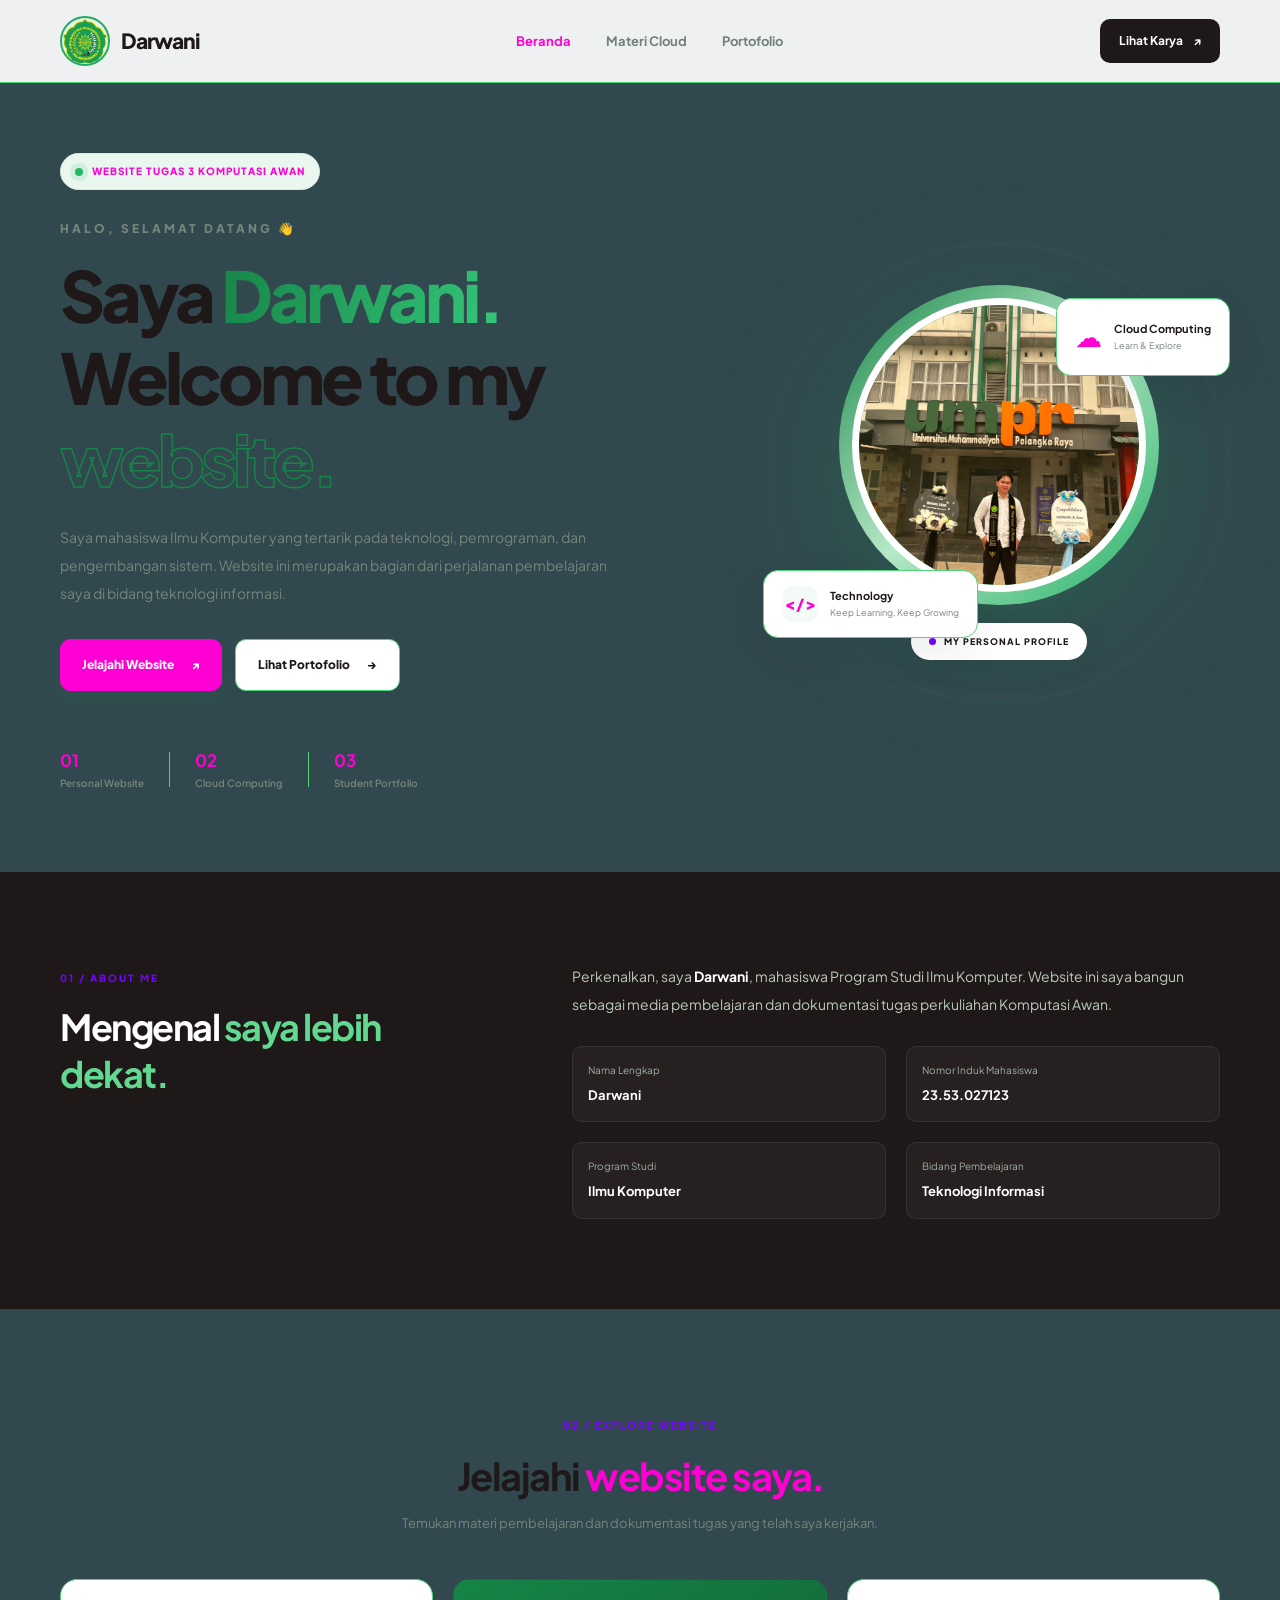
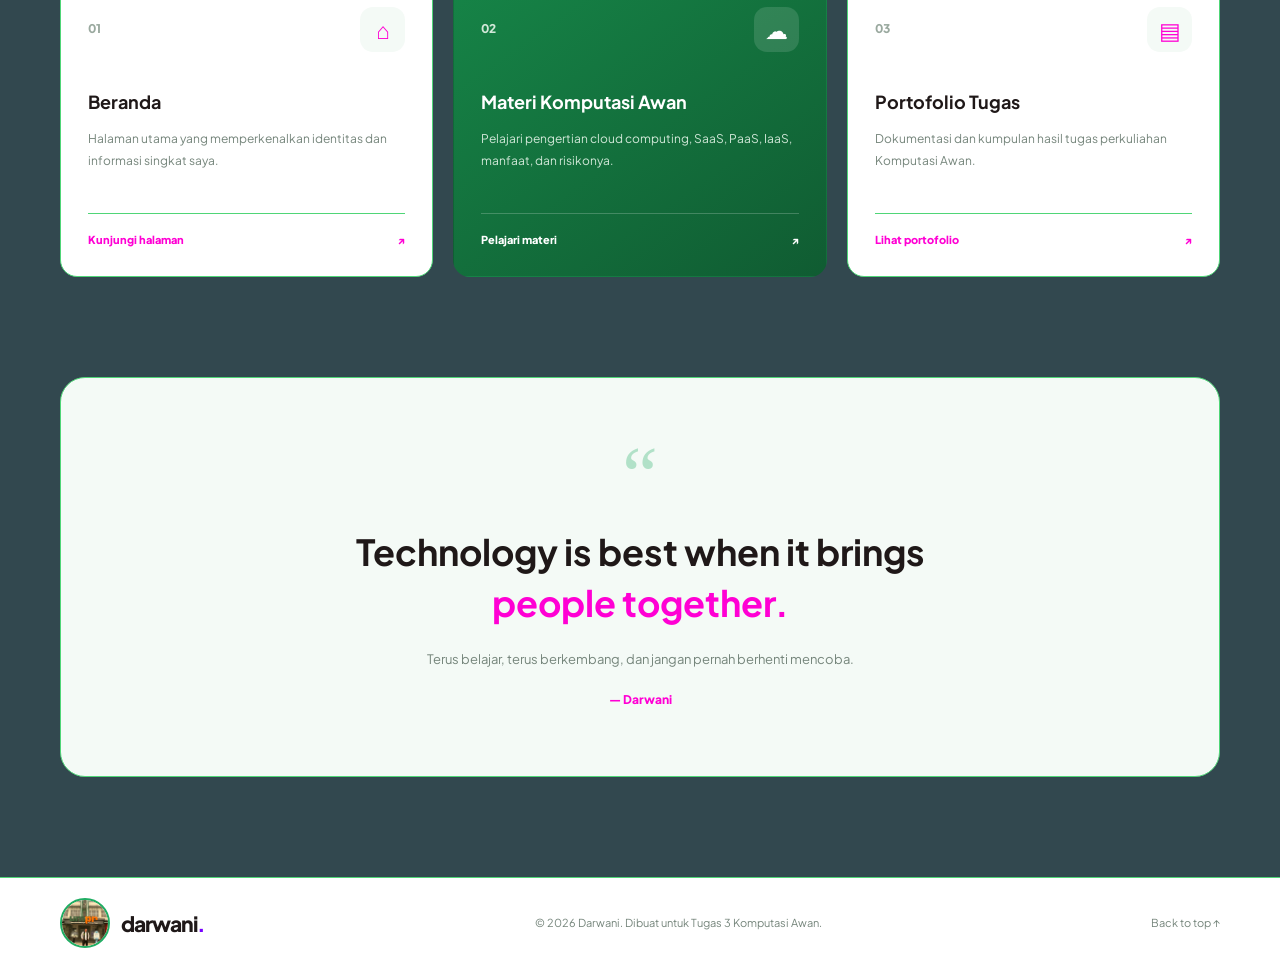
<file: index.html>
<!DOCTYPE html>
<html lang="id">
<head>
    <meta charset="UTF-8">
    <meta name="viewport" content="width=device-width, initial-scale=1.0">

    <meta name="description" content="Website pribadi Darwani - Mahasiswa Ilmu Komputer">

    <title>Darwani | Personal Portfolio</title>

    <link rel="preconnect" href="https://fonts.googleapis.com">
    <link rel="preconnect" href="https://fonts.gstatic.com" crossorigin>

    <link href="https://fonts.googleapis.com/css2?family=DM+Sans:wght@400;500;600;700;800&family=Plus+Jakarta+Sans:wght@400;500;600;700;800&display=swap" rel="stylesheet">

    <link rel="stylesheet" href="assets/css/style.css">

    <script defer src="assets/js/main.js"></script>
</head>

<body>

    <!-- NAVBAR -->
    <header class="site-header">
        <nav class="nav container">

            <a href="index.html" class="brand">
                <img src="assets/images/Logo.png"
                     alt="Foto Darwani"
                     class="brand-photo">
                <span>Darwani<span class="dot"></span></span>
            </a>

            <button class="menu-toggle" aria-label="Buka menu" aria-expanded="false">
                ☰
            </button>

            <div class="nav-links">
                <a href="index.html" class="active">Beranda</a>
                <a href="materi.html">Materi Cloud</a>
                <a href="portofolio.html">Portofolio</a>
            </div>

            <a href="portofolio.html" class="nav-button">
                Lihat Karya <span>↗</span>
            </a>

        </nav>
    </header>


    <!-- HERO SECTION -->
    <main>

        <section class="hero container">

            <div class="hero-content">

                <div class="availability">
                    <span class="pulse"></span>
                    WEBSITE TUGAS 3 KOMPUTASI AWAN
                </div>

                <p class="hero-greeting">HALO, SELAMAT DATANG 👋</p>

                <h1>
                    Saya <span class="gradient-text">Darwani.</span>
                    <br>
                    Welcome to my
                    <span class="outline-text">website.</span>
                </h1>

                <p class="hero-description">
                    Saya mahasiswa Ilmu Komputer yang tertarik pada
                    teknologi, pemrograman, dan pengembangan sistem.
                    Website ini merupakan bagian dari perjalanan
                    pembelajaran saya di bidang teknologi informasi.
                </p>

                <div class="hero-buttons">

                    <a href="materi.html" class="button primary">
                        Jelajahi Website
                        <span>↗</span>
                    </a>

                    <a href="portofolio.html" class="button secondary">
                        Lihat Portofolio
                        <span>→</span>
                    </a>

                </div>

                <div class="hero-info">

                    <div class="info-item">
                        <strong>01</strong>
                        <span>Personal Website</span>
                    </div>

                    <div class="info-divider"></div>

                    <div class="info-item">
                        <strong>02</strong>
                        <span>Cloud Computing</span>
                    </div>

                    <div class="info-divider"></div>

                    <div class="info-item">
                        <strong>03</strong>
                        <span>Student Portfolio</span>
                    </div>

                </div>

            </div>


            <!-- PROFILE -->
            <div class="hero-visual">

                <div class="visual-glow"></div>

                <div class="floating-card top-card">
                    <span class="floating-icon">☁</span>
                    <div>
                        <strong>Cloud Computing</strong>
                        <small>Learn & Explore</small>
                    </div>
                </div>

                <div class="profile-wrapper">

                    <div class="profile-ring">

                        <img
                            src="assets/images/Foto.jpg"
                            alt="Foto profil Darwani"
                            class="profile-photo"
                        >

                    </div>

                    <div class="profile-label">
                        <span class="profile-label-dot"></span>
                        MY PERSONAL PROFILE
                    </div>

                </div>

                <div class="floating-card bottom-card">
                    <div class="code-icon">&lt;/&gt;</div>
                    <div>
                        <strong>Technology</strong>
                        <small>Keep Learning, Keep Growing</small>
                    </div>
                </div>

                <div class="decor decor-one"></div>
                <div class="decor decor-two"></div>

            </div>

        </section>


        <!-- PROFILE INFORMATION -->
        <section class="identity-section">

            <div class="container identity-grid">

                <div class="identity-heading">
                    <span class="section-tag">01 / ABOUT ME</span>
                    <h2>Mengenal <span>saya lebih dekat.</span></h2>
                </div>

                <div class="identity-content">

                    <p>
                        Perkenalkan, saya <strong>Darwani</strong>,
                        mahasiswa Program Studi Ilmu Komputer.
                        Website ini saya bangun sebagai media
                        pembelajaran dan dokumentasi tugas
                        perkuliahan Komputasi Awan.
                    </p>

                    <div class="identity-details">

                        <div>
                            <span>Nama Lengkap</span>
                            <strong>Darwani</strong>
                        </div>

                        <div>
                            <span>Nomor Induk Mahasiswa</span>
                            <strong>23.53.027123</strong>
                        </div>

                        <div>
                            <span>Program Studi</span>
                            <strong>Ilmu Komputer</strong>
                        </div>

                        <div>
                            <span>Bidang Pembelajaran</span>
                            <strong>Teknologi Informasi</strong>
                        </div>

                    </div>

                </div>

            </div>

        </section>


        <!-- FEATURES -->
        <section class="features-section container">

            <div class="section-heading">

                <span class="section-tag">02 / EXPLORE WEBSITE</span>

                <h2>Jelajahi <span>website saya.</span></h2>

                <p>
                    Temukan materi pembelajaran dan dokumentasi
                    tugas yang telah saya kerjakan.
                </p>

            </div>


            <div class="feature-grid">

                <a href="index.html" class="feature-card">

                    <div class="feature-top">
                        <span class="feature-number">01</span>
                        <span class="feature-icon">⌂</span>
                    </div>

                    <h3>Beranda</h3>

                    <p>
                        Halaman utama yang memperkenalkan
                        identitas dan informasi singkat saya.
                    </p>

                    <span class="feature-link">
                        Kunjungi halaman <span>↗</span>
                    </span>

                </a>


                <a href="materi.html" class="feature-card featured">

                    <div class="feature-top">
                        <span class="feature-number">02</span>
                        <span class="feature-icon">☁</span>
                    </div>

                    <h3>Materi Komputasi Awan</h3>

                    <p>
                        Pelajari pengertian cloud computing,
                        SaaS, PaaS, IaaS, manfaat, dan risikonya.
                    </p>

                    <span class="feature-link">
                        Pelajari materi <span>↗</span>
                    </span>

                </a>


                <a href="portofolio.html" class="feature-card">

                    <div class="feature-top">
                        <span class="feature-number">03</span>
                        <span class="feature-icon">▤</span>
                    </div>

                    <h3>Portofolio Tugas</h3>

                    <p>
                        Dokumentasi dan kumpulan hasil
                        tugas perkuliahan Komputasi Awan.
                    </p>

                    <span class="feature-link">
                        Lihat portofolio <span>↗</span>
                    </span>

                </a>

            </div>

        </section>


        <!-- QUOTE -->
        <section class="quote-section container">

            <div class="quote-box">

                <div class="quote-symbol">“</div>

                <h2>
                    Technology is best when it brings
                    <span>people together.</span>
                </h2>

                <p>
                    Terus belajar, terus berkembang,
                    dan jangan pernah berhenti mencoba.
                </p>

                <span class="quote-author">— Darwani</span>

            </div>

        </section>

    </main>


    <!-- FOOTER -->
    <footer class="footer">

        <div class="container footer-inner">

            <a href="index.html" class="brand">
                <img src="assets/images/Foto.jpg"
                     alt="Foto Darwani"
                     class="brand-photo">
                <span>darwani<span class="dot">.</span></span>
            </a>

            <p>
                © <span data-year></span> Darwani.
                Dibuat untuk Tugas 3 Komputasi Awan.
            </p>

            <a href="#" class="back-top">Back to top ↑</a>

        </div>

    </footer>

</body>
</html>
</file>
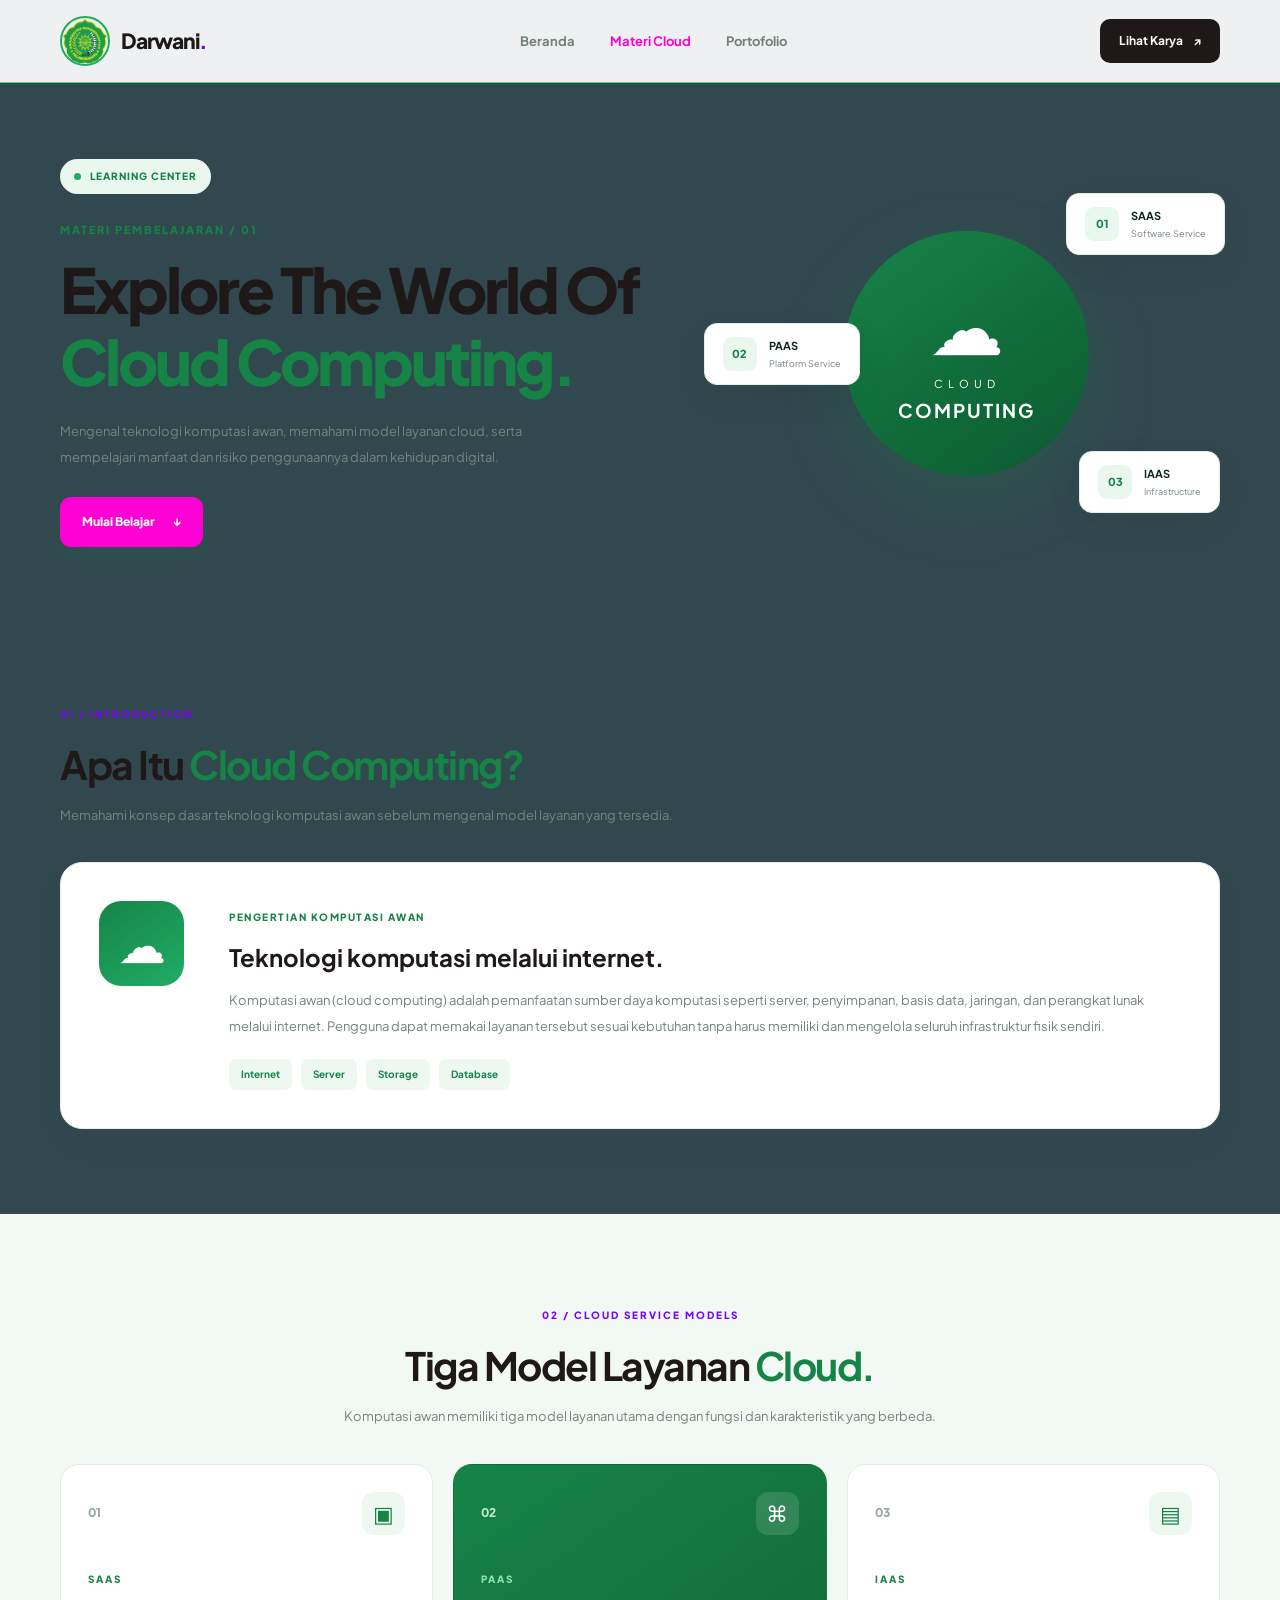
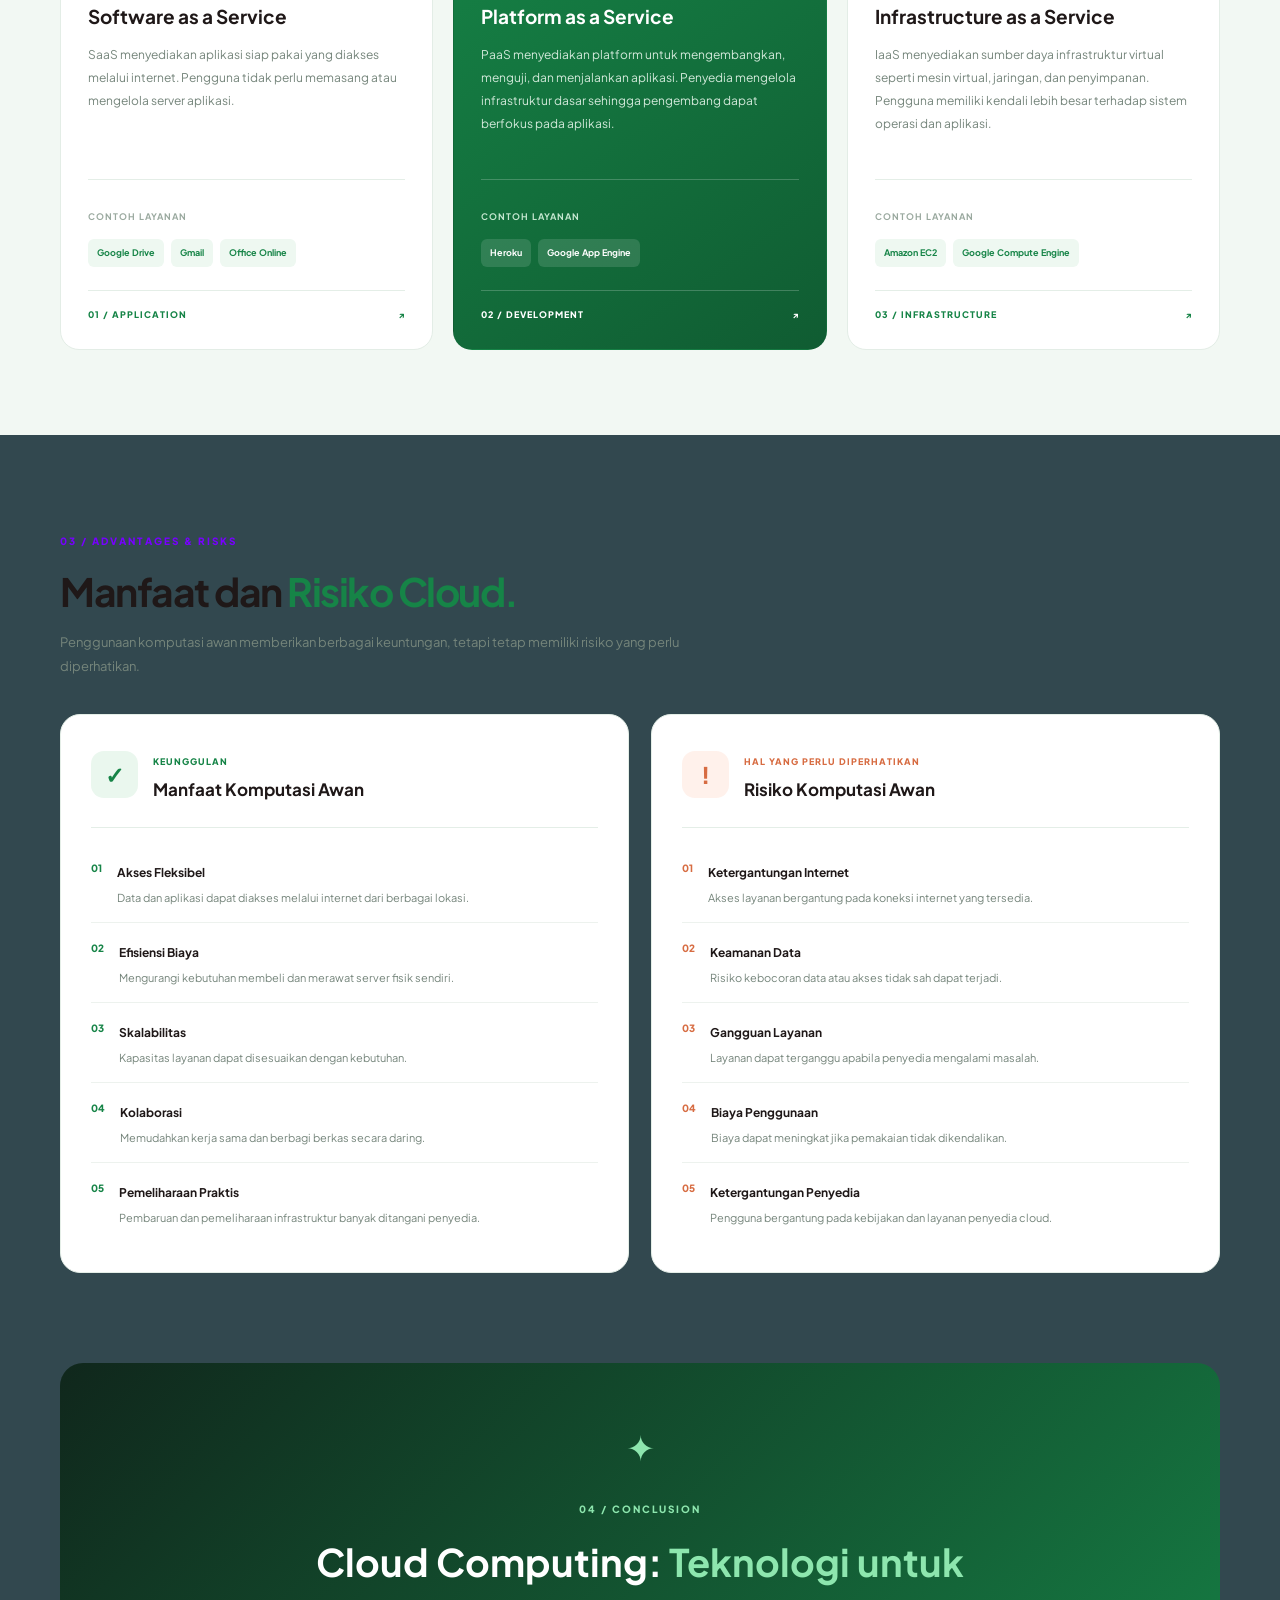
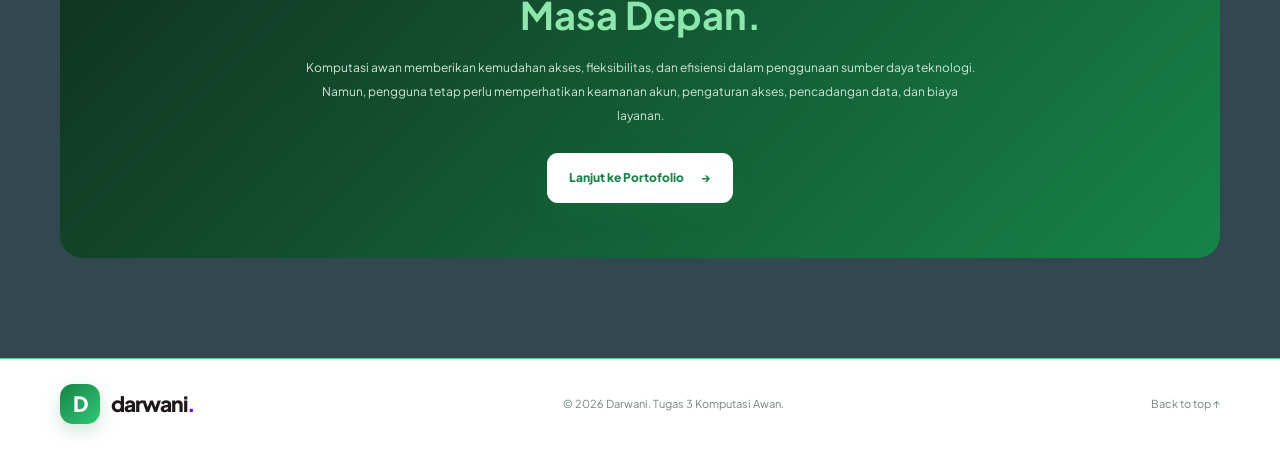
<file: materi.html>
<!DOCTYPE html>
<html lang="id">
<head>
    <meta charset="UTF-8">
    <meta name="viewport" content="width=device-width, initial-scale=1.0">

    <meta name="description" content="Materi pembelajaran Komputasi Awan Darwani">

    <title>Materi Komputasi Awan | Darwani</title>

    <link rel="preconnect" href="https://fonts.googleapis.com">
    <link rel="preconnect" href="https://fonts.gstatic.com" crossorigin>

    <link href="https://fonts.googleapis.com/css2?family=Plus+Jakarta+Sans:wght@400;500;600;700;800&display=swap" rel="stylesheet">

    <link rel="stylesheet" href="assets/css/style.css">
    <script defer src="assets/js/main.js"></script>
</head>

<body>

    <!-- NAVBAR -->
    <header class="site-header">
        <nav class="nav container">

             <a href="index.html" class="brand">
                <img src="assets/images/Logo.png"
                     alt="Foto Darwani"
                     class="brand-photo">
                <span>Darwani<span class="dot">.</span></span>
            </a>

            <button class="menu-toggle" aria-label="Buka menu" aria-expanded="false">
                ☰
            </button>

            <div class="nav-links">
                <a href="index.html">Beranda</a>
                <a href="materi.html" class="active">Materi Cloud</a>
                <a href="portofolio.html">Portofolio</a>
            </div>

            <a href="portofolio.html" class="nav-button">
                Lihat Karya <span>↗</span>
            </a>

        </nav>
    </header>


    <main>

        <!-- HERO MATERI -->
        <section class="materi-hero container">

            <div class="materi-hero-content">

                <span class="materi-badge">
                    <span></span> LEARNING CENTER
                </span>

                <p class="materi-kicker">MATERI PEMBELAJARAN / 01</p>

                <h1>
                    Explore The World
                    Of <span>Cloud Computing.</span>
                </h1>

                <p>
                    Mengenal teknologi komputasi awan, memahami
                    model layanan cloud, serta mempelajari manfaat
                    dan risiko penggunaannya dalam kehidupan digital.
                </p>

                <a href="#pengertian" class="button primary">
                    Mulai Belajar <span>↓</span>
                </a>

            </div>

            <div class="materi-hero-visual">

                <div class="cloud-circle">
                    <div class="cloud-icon">☁</div>
                    <span>CLOUD</span>
                    <strong>COMPUTING</strong>
                </div>

                <div class="cloud-floating cloud-one">
                    <span>01</span>
                    <div>
                        <strong>SAAS</strong>
                        <small>Software Service</small>
                    </div>
                </div>

                <div class="cloud-floating cloud-two">
                    <span>02</span>
                    <div>
                        <strong>PAAS</strong>
                        <small>Platform Service</small>
                    </div>
                </div>

                <div class="cloud-floating cloud-three">
                    <span>03</span>
                    <div>
                        <strong>IAAS</strong>
                        <small>Infrastructure</small>
                    </div>
                </div>

            </div>

        </section>


        <!-- PENGERTIAN -->
        <section class="materi-section container" id="pengertian">

            <div class="materi-section-heading">
                <span class="section-tag">01 / INTRODUCTION</span>
                <h2>Apa Itu <span>Cloud Computing?</span></h2>
                <p>
                    Memahami konsep dasar teknologi komputasi awan
                    sebelum mengenal model layanan yang tersedia.
                </p>
            </div>

            <div class="definition-card">

                <div class="definition-icon">☁</div>

                <div class="definition-content">

                    <span class="definition-label">PENGERTIAN KOMPUTASI AWAN</span>

                    <h3>Teknologi komputasi melalui internet.</h3>

                    <p>
                        Komputasi awan (cloud computing) adalah pemanfaatan
                        sumber daya komputasi seperti server, penyimpanan,
                        basis data, jaringan, dan perangkat lunak melalui
                        internet. Pengguna dapat memakai layanan tersebut
                        sesuai kebutuhan tanpa harus memiliki dan mengelola
                        seluruh infrastruktur fisik sendiri.
                    </p>

                    <div class="definition-tags">
                        <span>Internet</span>
                        <span>Server</span>
                        <span>Storage</span>
                        <span>Database</span>
                    </div>

                </div>

            </div>

        </section>


        <!-- MODEL LAYANAN -->
        <section class="model-section">

            <div class="container">

                <div class="materi-section-heading center">

                    <span class="section-tag">02 / CLOUD SERVICE MODELS</span>

                    <h2>Tiga Model Layanan <span>Cloud.</span></h2>

                    <p>
                        Komputasi awan memiliki tiga model layanan utama
                        dengan fungsi dan karakteristik yang berbeda.
                    </p>

                </div>


                <div class="model-grid">

                    <!-- SAAS -->
                    <article class="model-card">

                        <div class="model-top">
                            <span class="model-number">01</span>
                            <span class="model-icon">▣</span>
                        </div>

                        <span class="model-label">SAAS</span>

                        <h3>Software as a Service</h3>

                        <p>
                            SaaS menyediakan aplikasi siap pakai yang
                            diakses melalui internet. Pengguna tidak perlu
                            memasang atau mengelola server aplikasi.
                        </p>

                        <div class="model-example">

                            <strong>CONTOH LAYANAN</strong>

                            <div class="example-items">
                                <span>Google Drive</span>
                                <span>Gmail</span>
                                <span>Office Online</span>
                            </div>

                        </div>

                        <div class="model-footer">
                            <span>01 / APPLICATION</span>
                            <span>↗</span>
                        </div>

                    </article>


                    <!-- PAAS -->
                    <article class="model-card model-highlight">

                        <div class="model-top">
                            <span class="model-number">02</span>
                            <span class="model-icon">⌘</span>
                        </div>

                        <span class="model-label">PAAS</span>

                        <h3>Platform as a Service</h3>

                        <p>
                            PaaS menyediakan platform untuk mengembangkan,
                            menguji, dan menjalankan aplikasi. Penyedia
                            mengelola infrastruktur dasar sehingga
                            pengembang dapat berfokus pada aplikasi.
                        </p>

                        <div class="model-example">

                            <strong>CONTOH LAYANAN</strong>

                            <div class="example-items">
                                <span>Heroku</span>
                                <span>Google App Engine</span>
                            </div>

                        </div>

                        <div class="model-footer">
                            <span>02 / DEVELOPMENT</span>
                            <span>↗</span>
                        </div>

                    </article>


                    <!-- IAAS -->
                    <article class="model-card">

                        <div class="model-top">
                            <span class="model-number">03</span>
                            <span class="model-icon">▤</span>
                        </div>

                        <span class="model-label">IAAS</span>

                        <h3>Infrastructure as a Service</h3>

                        <p>
                            IaaS menyediakan sumber daya infrastruktur
                            virtual seperti mesin virtual, jaringan,
                            dan penyimpanan. Pengguna memiliki kendali
                            lebih besar terhadap sistem operasi dan aplikasi.
                        </p>

                        <div class="model-example">

                            <strong>CONTOH LAYANAN</strong>

                            <div class="example-items">
                                <span>Amazon EC2</span>
                                <span>Google Compute Engine</span>
                            </div>

                        </div>

                        <div class="model-footer">
                            <span>03 / INFRASTRUCTURE</span>
                            <span>↗</span>
                        </div>

                    </article>

                </div>

            </div>

        </section>


        <!-- MANFAAT DAN RISIKO -->
        <section class="benefit-section container">

            <div class="materi-section-heading">

                <span class="section-tag">03 / ADVANTAGES & RISKS</span>

                <h2>Manfaat dan <span>Risiko Cloud.</span></h2>

                <p>
                    Penggunaan komputasi awan memberikan berbagai
                    keuntungan, tetapi tetap memiliki risiko
                    yang perlu diperhatikan.
                </p>

            </div>


            <div class="benefit-grid">

                <!-- MANFAAT -->
                <article class="benefit-card benefit-positive">

                    <div class="benefit-header">
                        <div class="benefit-symbol">✓</div>
                        <div>
                            <span>KEUNGGULAN</span>
                            <h3>Manfaat Komputasi Awan</h3>
                        </div>
                    </div>

                    <div class="benefit-list">

                        <div class="benefit-item">
                            <span>01</span>
                            <div>
                                <strong>Akses Fleksibel</strong>
                                <p>
                                    Data dan aplikasi dapat diakses
                                    melalui internet dari berbagai lokasi.
                                </p>
                            </div>
                        </div>

                        <div class="benefit-item">
                            <span>02</span>
                            <div>
                                <strong>Efisiensi Biaya</strong>
                                <p>
                                    Mengurangi kebutuhan membeli dan
                                    merawat server fisik sendiri.
                                </p>
                            </div>
                        </div>

                        <div class="benefit-item">
                            <span>03</span>
                            <div>
                                <strong>Skalabilitas</strong>
                                <p>
                                    Kapasitas layanan dapat disesuaikan
                                    dengan kebutuhan.
                                </p>
                            </div>
                        </div>

                        <div class="benefit-item">
                            <span>04</span>
                            <div>
                                <strong>Kolaborasi</strong>
                                <p>
                                    Memudahkan kerja sama dan berbagi
                                    berkas secara daring.
                                </p>
                            </div>
                        </div>

                        <div class="benefit-item">
                            <span>05</span>
                            <div>
                                <strong>Pemeliharaan Praktis</strong>
                                <p>
                                    Pembaruan dan pemeliharaan
                                    infrastruktur banyak ditangani penyedia.
                                </p>
                            </div>
                        </div>

                    </div>

                </article>


                <!-- RISIKO -->
                <article class="benefit-card benefit-negative">

                    <div class="benefit-header">
                        <div class="benefit-symbol">!</div>
                        <div>
                            <span>HAL YANG PERLU DIPERHATIKAN</span>
                            <h3>Risiko Komputasi Awan</h3>
                        </div>
                    </div>

                    <div class="benefit-list">

                        <div class="benefit-item">
                            <span>01</span>
                            <div>
                                <strong>Ketergantungan Internet</strong>
                                <p>
                                    Akses layanan bergantung pada
                                    koneksi internet yang tersedia.
                                </p>
                            </div>
                        </div>

                        <div class="benefit-item">
                            <span>02</span>
                            <div>
                                <strong>Keamanan Data</strong>
                                <p>
                                    Risiko kebocoran data atau akses
                                    tidak sah dapat terjadi.
                                </p>
                            </div>
                        </div>

                        <div class="benefit-item">
                            <span>03</span>
                            <div>
                                <strong>Gangguan Layanan</strong>
                                <p>
                                    Layanan dapat terganggu apabila
                                    penyedia mengalami masalah.
                                </p>
                            </div>
                        </div>

                        <div class="benefit-item">
                            <span>04</span>
                            <div>
                                <strong>Biaya Penggunaan</strong>
                                <p>
                                    Biaya dapat meningkat jika
                                    pemakaian tidak dikendalikan.
                                </p>
                            </div>
                        </div>

                        <div class="benefit-item">
                            <span>05</span>
                            <div>
                                <strong>Ketergantungan Penyedia</strong>
                                <p>
                                    Pengguna bergantung pada kebijakan
                                    dan layanan penyedia cloud.
                                </p>
                            </div>
                        </div>

                    </div>

                </article>

            </div>

        </section>


        <!-- KESIMPULAN -->
        <section class="conclusion-section container">

            <div class="conclusion-box">

                <div class="conclusion-icon">✦</div>

                <span class="section-tag">04 / CONCLUSION</span>

                <h2>
                    Cloud Computing:
                    <span>Teknologi untuk Masa Depan.</span>
                </h2>

                <p>
                    Komputasi awan memberikan kemudahan akses,
                    fleksibilitas, dan efisiensi dalam penggunaan
                    sumber daya teknologi. Namun, pengguna tetap
                    perlu memperhatikan keamanan akun, pengaturan
                    akses, pencadangan data, dan biaya layanan.
                </p>

                <a href="portofolio.html" class="button primary">
                    Lanjut ke Portofolio <span>→</span>
                </a>

            </div>

        </section>

    </main>


    <!-- FOOTER -->
    <footer class="footer">

        <div class="container footer-inner">

            <a href="index.html" class="brand">
                <span class="brand-icon">D</span>
                <span>darwani<span class="dot">.</span></span>
            </a>

            <p>
                © <span data-year></span> Darwani.
                Tugas 3 Komputasi Awan.
            </p>

            <a href="#" class="back-top">Back to top ↑</a>

        </div>

    </footer>

</body>
</html>
</file>
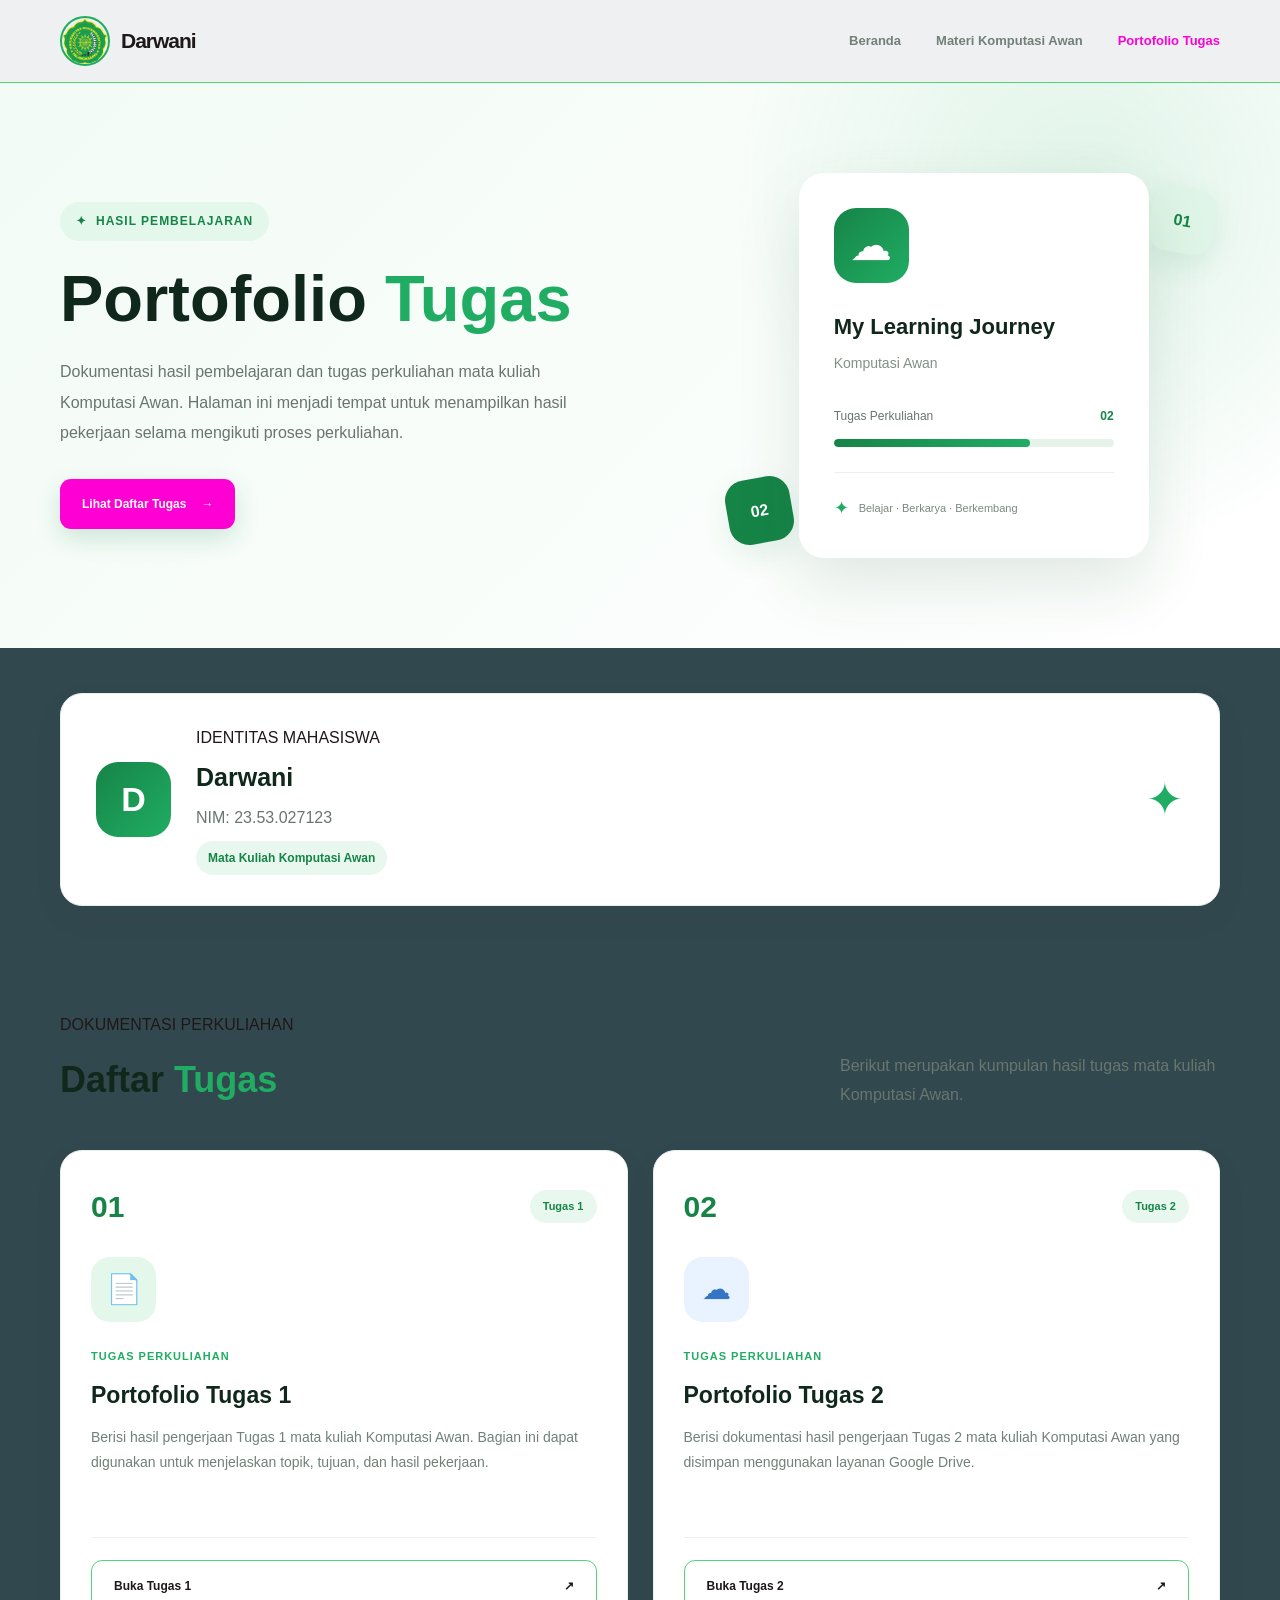
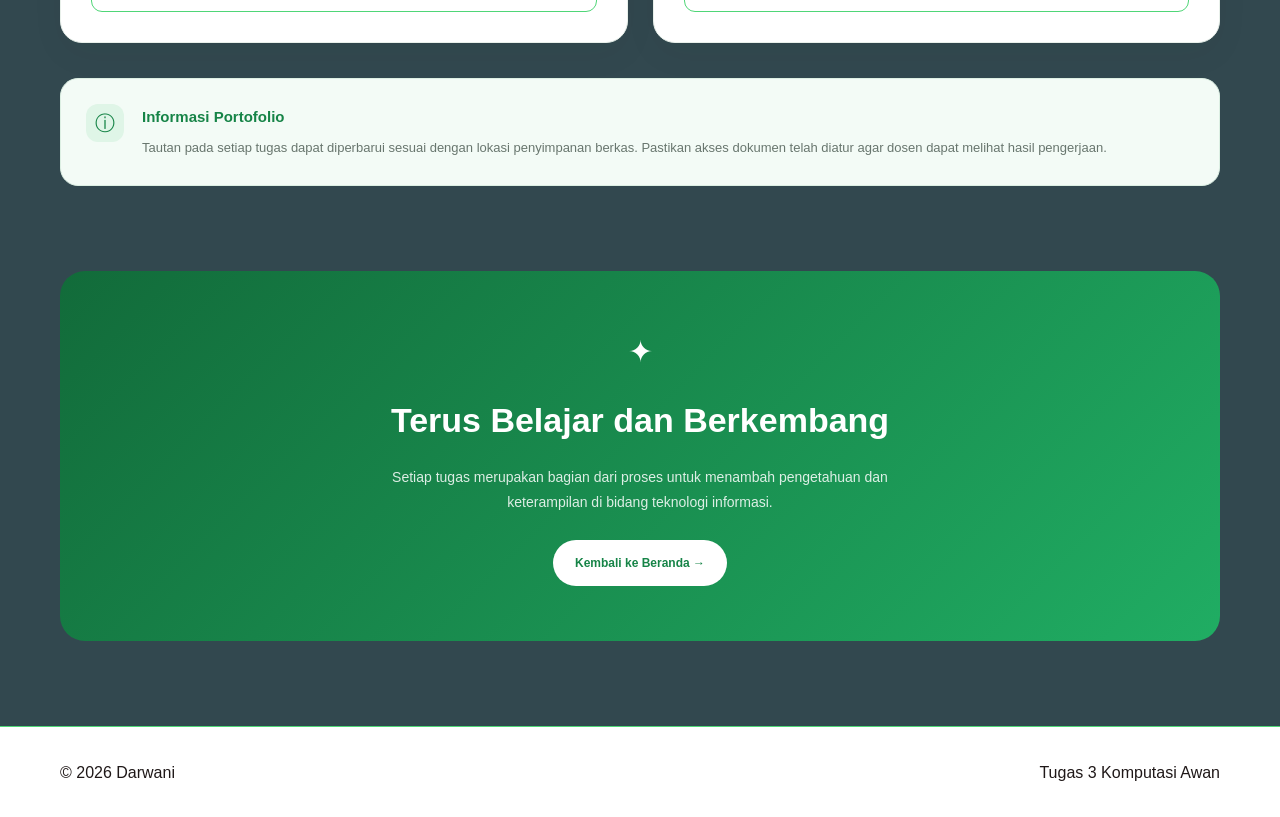
<file: portofolio.html>
<!DOCTYPE html>
<html lang="id">
<head>
    <meta charset="UTF-8">
    <meta name="viewport" content="width=device-width, initial-scale=1.0">
    <meta name="description" content="Portofolio tugas perkuliahan Darwani.">
    <title>Portofolio Tugas | Darwani</title>

    <link rel="stylesheet" href="assets/css/style.css">
    <script defer src="assets/js/main.js"></script>
</head>

<body>

    <!-- NAVBAR -->
    <header class="site-header">
        <nav class="nav container" aria-label="Navigasi utama">

             <a href="index.html" class="brand">
                <img src="assets/images/Logo.png"
                     alt="Foto Darwani"
                     class="brand-photo">
                <span>Darwani<span class="dot"></span></span>
            </a>

            <button class="menu-toggle"
                aria-label="Buka menu"
                aria-expanded="false">
                ☰
            </button>

            <div class="nav-links">
                <a href="index.html">Beranda</a>
                <a href="materi.html">Materi Komputasi Awan</a>
                <a class="active" href="portofolio.html">Portofolio Tugas</a>
            </div>

        </nav>
    </header>


    <main>

        <!-- HERO PORTOFOLIO -->
        <section class="portfolio-hero">
            <div class="container portfolio-hero-inner">

                <div class="portfolio-hero-content">
                    <span class="portfolio-badge">
                        <span>✦</span> HASIL PEMBELAJARAN
                    </span>

                    <h1>
                        Portofolio
                        <span>Tugas</span>
                    </h1>

                    <p>
                        Dokumentasi hasil pembelajaran dan tugas perkuliahan
                        mata kuliah Komputasi Awan. Halaman ini menjadi tempat
                        untuk menampilkan hasil pekerjaan selama mengikuti
                        proses perkuliahan.
                    </p>

                    <a href="#daftar-tugas" class="button primary">
                        Lihat Daftar Tugas
                        <span>→</span>
                    </a>
                </div>

                <div class="portfolio-hero-visual">
                    <div class="portfolio-visual-card">
                        <div class="portfolio-visual-icon">☁</div>
                        <h3>My Learning Journey</h3>
                        <p>Komputasi Awan</p>

                        <div class="portfolio-progress">
                            <div>
                                <span>Tugas Perkuliahan</span>
                                <strong>02</strong>
                            </div>
                            <div class="progress-line">
                                <span></span>
                            </div>
                        </div>

                        <div class="portfolio-visual-footer">
                            <span>✦</span>
                            <span>Belajar · Berkarya · Berkembang</span>
                        </div>
                    </div>

                    <div class="portfolio-decoration portfolio-decoration-one">
                        01
                    </div>

                    <div class="portfolio-decoration portfolio-decoration-two">
                        02
                    </div>
                </div>

            </div>
        </section>


        <!-- IDENTITAS -->
        <section class="portfolio-profile-section">
            <div class="container">
                <div class="portfolio-profile-card">

                    <div class="portfolio-profile-icon">
                        D
                    </div>

                    <div class="portfolio-profile-info">
                        <span class="eyebrow">IDENTITAS MAHASISWA</span>
                        <h2>Darwani</h2>
                        <p>NIM: 23.53.027123</p>
                        <span class="portfolio-course">
                            Mata Kuliah Komputasi Awan
                        </span>
                    </div>

                    <div class="portfolio-profile-symbol">
                        ✦
                    </div>

                </div>
            </div>
        </section>


        <!-- DAFTAR TUGAS -->
        <section class="portfolio-list-section" id="daftar-tugas">
            <div class="container">

                <div class="portfolio-section-heading">
                    <div>
                        <p class="eyebrow">DOKUMENTASI PERKULIAHAN</p>
                        <h2>Daftar <span>Tugas</span></h2>
                    </div>

                    <p>
                        Berikut merupakan kumpulan hasil tugas
                        mata kuliah Komputasi Awan.
                    </p>
                </div>


                <div class="portfolio-grid">

                    <!-- TUGAS 1 -->
                    <article class="content-card portfolio-card-modern">

                        <div class="portfolio-card-top">
                            <div class="portfolio-number-modern">01</div>
                            <span class="portfolio-status">
                                Tugas 1
                            </span>
                        </div>

                        <div class="portfolio-task-icon">
                            <span>📄</span>
                        </div>

                        <p class="eyebrow">TUGAS PERKULIAHAN</p>

                        <h3>Portofolio Tugas 1</h3>

                        <p class="portfolio-description">
                            Berisi hasil pengerjaan Tugas 1 mata kuliah
                            Komputasi Awan. Bagian ini dapat digunakan untuk
                            menjelaskan topik, tujuan, dan hasil pekerjaan.
                        </p>

                        <div class="portfolio-card-divider"></div>

                        <a
                            class="button secondary portfolio-link"
                            href="https://sites.google.com/view/darwani-23-53-027123/home"
                            target="_blank"
                            rel="noopener">
                            Buka Tugas 1
                            <span>↗</span>
                        </a>

                    </article>


                    <!-- TUGAS 2 -->
                    <article class="content-card portfolio-card-modern">

                        <div class="portfolio-card-top">
                            <div class="portfolio-number-modern">02</div>
                            <span class="portfolio-status">
                                Tugas 2
                            </span>
                        </div>

                        <div class="portfolio-task-icon portfolio-task-icon-blue">
                            <span>☁</span>
                        </div>

                        <p class="eyebrow">TUGAS PERKULIAHAN</p>

                        <h3>Portofolio Tugas 2</h3>

                        <p class="portfolio-description">
                            Berisi dokumentasi hasil pengerjaan Tugas 2
                            mata kuliah Komputasi Awan yang disimpan
                            menggunakan layanan Google Drive.
                        </p>

                        <div class="portfolio-card-divider"></div>

                        <a
                            class="button secondary portfolio-link"
                            href="https://drive.google.com/drive/folders/1qh8xngqroHEtl-QBbw45U8h0dGDJsvu_?usp=drive_link"
                            target="_blank"
                            rel="noopener">
                            Buka Tugas 2
                            <span>↗</span>
                        </a>

                    </article>

                </div>


                <!-- CATATAN -->
                <div class="portfolio-note">
                    <div class="portfolio-note-icon">ⓘ</div>

                    <div>
                        <h3>Informasi Portofolio</h3>
                        <p>
                            Tautan pada setiap tugas dapat diperbarui
                            sesuai dengan lokasi penyimpanan berkas.
                            Pastikan akses dokumen telah diatur agar
                            dosen dapat melihat hasil pengerjaan.
                        </p>
                    </div>
                </div>

            </div>
        </section>


        <!-- PENUTUP -->
        <section class="portfolio-closing-section">
            <div class="container">
                <div class="portfolio-closing">
                    <span>✦</span>
                    <h2>Terus Belajar dan Berkembang</h2>
                    <p>
                        Setiap tugas merupakan bagian dari proses
                        untuk menambah pengetahuan dan keterampilan
                        di bidang teknologi informasi.
                    </p>
                    <a href="index.html" class="button portfolio-home-button">
                        Kembali ke Beranda →
                    </a>
                </div>
            </div>
        </section>

    </main>


    <!-- FOOTER -->
    <footer class="footer">
        <div class="container footer-inner">
            <span>© <span data-year></span> Darwani</span>
            <span>Tugas 3 Komputasi Awan</span>
        </div>
    </footer>

</body>
</html>
</file>
<file: assets/css/style.css>
:root {
    --primary: #ff00d4;
    --secondary: #7700ff;
    --dark: #1f1818;
    --text: #25392e;
    --muted: #75857b;
    --light: #f4faf6;
    --white: #ffffff;
    --border: #4fd677;
}

* {
    margin: 0;
    padding: 0;
    box-sizing: border-box;
}

html {
    scroll-behavior: smooth;
}

body {
    font-family: 'Plus Jakarta Sans', sans-serif;
    background: #32484f;
    color: var(--dark);
    line-height: 1.7;
}

a {
    text-decoration: none;
    color: inherit;
}

.container {
    width: min(1160px, calc(100% - 48px));
    margin: auto;
}

/* NAVBAR */

.site-header {
    position: sticky;
    top: 0;
    z-index: 100;
    background: rgba(255,255,255,.92);
    backdrop-filter: blur(18px);
    border-bottom: 1px solid var(--border);
}

.nav {
    height: 82px;
    display: flex;
    justify-content: space-between;
    align-items: center;
}

.brand {
    display: flex;
    align-items: center;
    gap: 11px;
    font-size: 21px;
    font-weight: 800;
    letter-spacing: -1px;
}

.brand-icon {
    width: 40px;
    height: 40px;
    display: grid;
    place-items: center;
    border-radius: 13px;
    background: linear-gradient(135deg, #168447, #32c77a);
    color: white;
    box-shadow: 0 6px 18px #16844735;
}

.dot {
    color: var(--secondary);
}

.nav-links {
    display: flex;
    align-items: center;
    gap: 35px;
}

.nav-links a {
    font-size: 13px;
    font-weight: 700;
    color: #718078;
    transition: .3s;
}

.nav-links a:hover,
.nav-links a.active {
    color: var(--primary);
}

.nav-button {
    padding: 12px 19px;
    border-radius: 10px;
    background: var(--dark);
    color: white;
    font-size: 12px;
    font-weight: 700;
    transition: .3s;
}

.nav-button:hover {
    background: var(--primary);
    transform: translateY(-2px);
}

.nav-button span {
    margin-left: 8px;
}

.menu-toggle {
    display: none;
    border: none;
    background: var(--light);
    padding: 10px 13px;
    border-radius: 9px;
    font-size: 20px;
    cursor: pointer;
}

/* HERO */

.hero {
    min-height: 670px;
    display: grid;
    grid-template-columns: 1.2fr .8fr;
    align-items: center;
    gap: 55px;
    padding-top: 70px;
    padding-bottom: 80px;
}

.availability {
    display: inline-flex;
    align-items: center;
    gap: 9px;
    padding: 9px 14px;
    background: #eaf7ee;
    border: 1px solid #d7eddf;
    border-radius: 50px;
    font-size: 10px;
    letter-spacing: 1px;
    font-weight: 800;
    color: var(--primary);
    margin-bottom: 29px;
}

.pulse {
    width: 8px;
    height: 8px;
    border-radius: 50%;
    background: #22b968;
    box-shadow: 0 0 0 5px #22b96820;
}

.hero-greeting {
    font-size: 12px;
    font-weight: 800;
    letter-spacing: 3px;
    color: var(--muted);
    margin-bottom: 15px;
}

.hero h1 {
    font-size: clamp(42px, 5.5vw, 70px);
    line-height: 1.17;
    letter-spacing: -4px;
    font-weight: 800;
    margin-bottom: 23px;
}

.gradient-text {
    background: linear-gradient(110deg, #168447, #35c77a);
    background-clip: text;
    -webkit-background-clip: text;
    color: transparent;
}

.outline-text {
    color: transparent;
    -webkit-text-stroke: 1.5px #168447;
}

.hero-description {
    max-width: 570px;
    font-size: 14px;
    line-height: 2;
    color: var(--muted);
}

.hero-buttons {
    display: flex;
    flex-wrap: wrap;
    gap: 13px;
    margin-top: 32px;
}

.button {
    display: inline-flex;
    align-items: center;
    justify-content: center;
    gap: 17px;
    padding: 15px 22px;
    border-radius: 11px;
    font-size: 12px;
    font-weight: 800;
    transition: .3s;
}

.button:hover {
    transform: translateY(-4px);
}

.button.primary {
    background: var(--primary);
    color: white;
    box-shadow: 0 9px 25px #16844730;
}

.button.secondary {
    background: white;
    color: var(--dark);
    border: 1px solid var(--border);
}

.hero-info {
    display: flex;
    align-items: center;
    gap: 25px;
    margin-top: 55px;
}

.info-item {
    display: flex;
    flex-direction: column;
}

.info-item strong {
    font-size: 17px;
    color: var(--primary);
}

.info-item span {
    font-size: 10px;
    color: var(--muted);
    font-weight: 600;
}

.info-divider {
    height: 35px;
    width: 1px;
    background: var(--border);
}

/* PROFILE */

.hero-visual {
    position: relative;
    display: flex;
    align-items: center;
    justify-content: center;
    min-height: 440px;
}

.visual-glow {
    position: absolute;
    width: 340px;
    height: 340px;
    border-radius: 50%;
    background: #20ad6320;
    filter: blur(65px);
}

.profile-wrapper {
    position: relative;
    z-index: 2;
    text-align: center;
}

.profile-ring {
    width: 320px;
    height: 320px;
    padding: 13px;
    border-radius: 50%;
    background: linear-gradient(135deg, #168447, #b7eac8, #20ad63);
    box-shadow: 0 25px 70px #16844725;
    animation: float 5s ease-in-out infinite;
}

.profile-photo {
    width: 100%;
    height: 100%;
    object-fit: cover;
    border-radius: 50%;
    border: 7px solid white;
}

.profile-label {
    display: inline-flex;
    align-items: center;
    gap: 8px;
    background: white;
    padding: 11px 18px;
    border-radius: 30px;
    margin-top: 18px;
    box-shadow: 0 8px 30px #10271c12;
    font-size: 9px;
    font-weight: 800;
    letter-spacing: 1px;
}

.profile-label-dot {
    width: 7px;
    height: 7px;
    border-radius: 50%;
    background: var(--secondary);
}

.floating-card {
    position: absolute;
    z-index: 3;
    display: flex;
    align-items: center;
    gap: 12px;
    padding: 15px 18px;
    background: white;
    border: 1px solid var(--border);
    border-radius: 15px;
    box-shadow: 0 15px 40px #10271c13;
    animation: float 4s ease-in-out infinite;
}

.floating-card strong,
.floating-card small {
    display: block;
}

.floating-card strong {
    font-size: 11px;
}

.floating-card small {
    font-size: 9px;
    color: var(--muted);
}

.floating-icon {
    font-size: 27px;
    color: var(--primary);
}

.code-icon {
    display: grid;
    place-items: center;
    width: 36px;
    height: 36px;
    background: var(--light);
    color: var(--primary);
    border-radius: 10px;
    font-weight: 800;
}

.top-card {
    top: 45px;
    right: -10px;
}

.bottom-card {
    bottom: 55px;
    left: -15px;
    animation-delay: 1s;
}

.decor {
    position: absolute;
    border: 1px solid #16844730;
    border-radius: 50%;
}

.decor-one {
    width: 410px;
    height: 410px;
}

.decor-two {
    width: 460px;
    height: 460px;
}

/* IDENTITY */

.identity-section {
    background: var(--dark);
    color: white;
    padding: 90px 0;
}

.identity-grid {
    display: grid;
    grid-template-columns: .8fr 1.2fr;
    gap: 80px;
}

.section-tag {
    display: inline-block;
    color: var(--secondary);
    font-size: 10px;
    font-weight: 800;
    letter-spacing: 2px;
    margin-bottom: 17px;
}

.identity-heading h2,
.section-heading h2 {
    font-size: 36px;
    line-height: 1.3;
    letter-spacing: -1.5px;
}

.identity-heading h2 span {
    color: #62d991;
}

.identity-content > p {
    font-size: 14px;
    color: #b9c9be;
    line-height: 2;
    margin-bottom: 28px;
}

.identity-content > p strong {
    color: white;
}

.identity-details {
    display: grid;
    grid-template-columns: 1fr 1fr;
    gap: 20px;
}

.identity-details div {
    display: flex;
    flex-direction: column;
    gap: 5px;
    padding: 15px;
    background: #ffffff09;
    border: 1px solid #ffffff15;
    border-radius: 10px;
}

.identity-details span {
    color: #9eafa4;
    font-size: 10px;
}

.identity-details strong {
    font-size: 13px;
}

/* FEATURES */

.features-section {
    padding-top: 100px;
    padding-bottom: 100px;
}

.section-heading {
    text-align: center;
    max-width: 600px;
    margin: 0 auto 45px;
}

.section-heading h2 {
    font-size: 38px;
}

.section-heading h2 span {
    color: var(--primary);
}

.section-heading p {
    margin-top: 12px;
    color: var(--muted);
    font-size: 13px;
}

.feature-grid {
    display: grid;
    grid-template-columns: repeat(3, 1fr);
    gap: 20px;
}

.feature-card {
    display: block;
    padding: 27px;
    background: white;
    border: 1px solid var(--border);
    border-radius: 17px;
    transition: .35s;
}

.feature-card:hover {
    transform: translateY(-9px);
    border-color: #9bd8af;
    box-shadow: 0 20px 45px #16844712;
}

.feature-card.featured {
    background: linear-gradient(145deg, #168447, #105c32);
    color: white;
    border-color: transparent;
}

.feature-top {
    display: flex;
    justify-content: space-between;
    align-items: center;
    margin-bottom: 35px;
}

.feature-number {
    color: #9aa99f;
    font-size: 12px;
    font-weight: 800;
}

.feature-icon {
    width: 45px;
    height: 45px;
    display: grid;
    place-items: center;
    border-radius: 13px;
    background: var(--light);
    color: var(--primary);
    font-size: 23px;
}

.featured .feature-icon {
    background: #ffffff20;
    color: white;
}

.feature-card h3 {
    font-size: 18px;
    margin-bottom: 10px;
}

.feature-card p {
    min-height: 65px;
    font-size: 12px;
    line-height: 1.9;
    color: var(--muted);
}

.featured p,
.featured .feature-number {
    color: #d1e8d8;
}

.feature-link {
    display: flex;
    justify-content: space-between;
    align-items: center;
    margin-top: 20px;
    padding-top: 17px;
    border-top: 1px solid var(--border);
    color: var(--primary);
    font-size: 11px;
    font-weight: 800;
}

.featured .feature-link {
    color: white;
    border-color: #ffffff35;
}

/* QUOTE */

.quote-section {
    padding-bottom: 100px;
}

.quote-box {
    position: relative;
    overflow: hidden;
    padding: 65px 30px;
    text-align: center;
    background: var(--light);
    border: 1px solid var(--border);
    border-radius: 25px;
}

.quote-symbol {
    font-family: Georgia, serif;
    font-size: 80px;
    line-height: .8;
    color: #20ad6350;
}

.quote-box h2 {
    max-width: 680px;
    margin: 20px auto;
    font-size: clamp(23px, 4vw, 36px);
    line-height: 1.4;
}

.quote-box h2 span {
    color: var(--primary);
}

.quote-box p {
    color: var(--muted);
    font-size: 13px;
}

.quote-author {
    display: inline-block;
    margin-top: 20px;
    font-weight: 800;
    color: var(--primary);
    font-size: 12px;
}

/* FOOTER */

.footer {
    background: white;
    border-top: 1px solid var(--border);
}

.footer-inner {
    min-height: 90px;
    display: flex;
    align-items: center;
    justify-content: space-between;
    gap: 20px;
}

.footer-inner p,
.back-top {
    font-size: 11px;
    color: var(--muted);
}

.back-top:hover {
    color: var(--primary);
}

/* ANIMATION */

@keyframes float {
    0%, 100% {
        transform: translateY(0);
    }

    50% {
        transform: translateY(-12px);
    }
}

/* RESPONSIVE */

@media (max-width: 900px) {

    .hero {
        grid-template-columns: 1fr 1fr;
        gap: 25px;
    }

    .profile-ring {
        width: 260px;
        height: 260px;
    }

    .decor-one {
        width: 330px;
        height: 330px;
    }

    .decor-two {
        width: 370px;
        height: 370px;
    }

    .top-card {
        right: -5px;
    }

    .bottom-card {
        left: -5px;
    }

    .identity-grid {
        gap: 35px;
    }
}

@media (max-width: 700px) {

    .container {
        width: calc(100% - 36px);
    }

    .nav {
        height: 70px;
    }

    .menu-toggle {
        display: block;
    }

    .nav-button {
        display: none;
    }

    .nav-links {
        display: none;
        position: absolute;
        top: 70px;
        left: 18px;
        right: 18px;
        padding: 18px;
        background: white;
        border: 1px solid var(--border);
        border-radius: 13px;
        box-shadow: 0 15px 35px #10271c15;
        flex-direction: column;
        gap: 15px;
    }

    .nav-links.open {
        display: flex;
    }

    .hero {
        grid-template-columns: 1fr;
        padding-top: 55px;
        gap: 40px;
    }

    .hero h1 {
        font-size: 46px;
        letter-spacing: -2.5px;
    }

    .hero-description {
        font-size: 13px;
    }

    .hero-visual {
        min-height: 390px;
    }

    .profile-ring {
        width: 245px;
        height: 245px;
    }

    .decor-one {
        width: 300px;
        height: 300px;
    }

    .decor-two {
        width: 340px;
        height: 340px;
    }

    .top-card {
        right: 0;
        top: 15px;
    }

    .bottom-card {
        left: 0;
        bottom: 25px;
    }

    .hero-info {
        gap: 13px;
        margin-top: 35px;
    }

    .info-item span {
        font-size: 8px;
    }

    .identity-section {
        padding: 65px 0;
    }

    .identity-grid {
        grid-template-columns: 1fr;
        gap: 25px;
    }

    .identity-heading h2,
    .section-heading h2 {
        font-size: 30px;
    }

    .identity-details {
        grid-template-columns: 1fr 1fr;
        gap: 10px;
    }

    .features-section {
        padding-top: 70px;
        padding-bottom: 70px;
    }

    .feature-grid {
        grid-template-columns: 1fr;
    }

    .feature-card p {
        min-height: auto;
    }

    .quote-section {
        padding-bottom: 65px;
    }

    .quote-box {
        padding: 45px 20px;
    }

    .footer-inner {
        padding: 22px 0;
        flex-direction: column;
        text-align: center;
    }
}

@media (prefers-reduced-motion: reduce) {
    *,
    *::before,
    *::after {
        scroll-behavior: auto !important;
        animation: none !important;
        transition: none !important;
    }
}


/* =====================================
   MATERI KOMPUTASI AWAN
===================================== */

.materi-hero {
    min-height: 540px;
    display: grid;
    grid-template-columns: 1.1fr .9fr;
    align-items: center;
    gap: 35px;
    padding-top: 65px;
    padding-bottom: 75px;
}

.materi-badge {
    display: inline-flex;
    align-items: center;
    gap: 9px;
    padding: 9px 14px;
    background: #eaf7ee;
    color: #168447;
    border-radius: 30px;
    font-size: 10px;
    font-weight: 800;
    letter-spacing: 1px;
}

.materi-badge span {
    width: 7px;
    height: 7px;
    border-radius: 50%;
    background: #20ad63;
}

.materi-kicker {
    margin-top: 27px;
    color: #168447;
    font-size: 11px;
    font-weight: 800;
    letter-spacing: 2px;
}

.materi-hero h1 {
    margin: 13px 0 20px;
    font-size: clamp(38px, 5vw, 62px);
    line-height: 1.17;
    letter-spacing: -3px;
    font-weight: 800;
}

.materi-hero h1 span {
    color: #168447;
}

.materi-hero-content > p:not(.materi-kicker) {
    color: #75857b;
    max-width: 520px;
    font-size: 13px;
    line-height: 2;
}

.materi-hero-content .button {
    margin-top: 27px;
}

.materi-hero-visual {
    min-height: 410px;
    position: relative;
    display: flex;
    justify-content: center;
    align-items: center;
}

.cloud-circle {
    width: 245px;
    height: 245px;
    border-radius: 50%;
    background: linear-gradient(145deg, #168447, #0c5930);
    box-shadow: 0 25px 70px #16844735;
    display: flex;
    flex-direction: column;
    align-items: center;
    justify-content: center;
    color: white;
    position: relative;
    z-index: 1;
}

.cloud-icon {
    font-size: 75px;
    line-height: 1.2;
}

.cloud-circle span {
    font-size: 11px;
    letter-spacing: 5px;
    margin-top: 5px;
}

.cloud-circle strong {
    font-size: 19px;
    letter-spacing: 2px;
}

.cloud-floating {
    position: absolute;
    z-index: 2;
    display: flex;
    align-items: center;
    gap: 12px;
    padding: 13px 18px;
    background: white;
    border: 1px solid #e4eee7;
    border-radius: 13px;
    box-shadow: 0 12px 35px #10271c12;
}

.cloud-floating > span {
    display: grid;
    place-items: center;
    width: 34px;
    height: 34px;
    border-radius: 9px;
    background: #eaf7ee;
    color: #168447;
    font-size: 11px;
    font-weight: 800;
}

.cloud-floating strong,
.cloud-floating small {
    display: block;
}

.cloud-floating strong {
    font-size: 11px;
    color: #10271c;
}

.cloud-floating small {
    font-size: 9px;
    color: #75857b;
}

.cloud-one {
    top: 45px;
    right: -5px;
}

.cloud-two {
    top: 175px;
    left: -10px;
}

.cloud-three {
    bottom: 45px;
    right: 0;
}

/* SECTION HEADING */

.materi-section {
    padding-top: 65px;
    padding-bottom: 85px;
}

.materi-section-heading {
    max-width: 650px;
    margin-bottom: 35px;
}

.materi-section-heading h2 {
    font-size: clamp(28px, 4vw, 39px);
    line-height: 1.3;
    letter-spacing: -1.5px;
    margin-bottom: 12px;
}

.materi-section-heading h2 span {
    color: #168447;
}

.materi-section-heading > p:not(.section-tag) {
    font-size: 13px;
    color: #75857b;
    line-height: 1.9;
}

.materi-section-heading.center {
    text-align: center;
    margin-left: auto;
    margin-right: auto;
}

/* DEFINITION */

.definition-card {
    display: grid;
    grid-template-columns: 100px 1fr;
    gap: 30px;
    align-items: start;
    background: white;
    padding: 38px;
    border: 1px solid #e4eee7;
    border-radius: 22px;
    box-shadow: 0 15px 45px #10271c07;
}

.definition-icon {
    width: 85px;
    height: 85px;
    display: grid;
    place-items: center;
    border-radius: 22px;
    background: linear-gradient(145deg, #168447, #20ad63);
    color: white;
    font-size: 48px;
}

.definition-label {
    color: #168447;
    font-size: 10px;
    font-weight: 800;
    letter-spacing: 1.5px;
}

.definition-content h3 {
    font-size: 24px;
    margin: 8px 0 10px;
}

.definition-content p {
    color: #75857b;
    font-size: 13px;
    line-height: 2;
}

.definition-tags {
    display: flex;
    flex-wrap: wrap;
    gap: 9px;
    margin-top: 20px;
}

.definition-tags span {
    padding: 7px 12px;
    background: #eef8f1;
    color: #168447;
    border-radius: 7px;
    font-size: 10px;
    font-weight: 700;
}

/* MODEL SERVICE */

.model-section {
    background: #f2f8f3;
    padding: 85px 0;
}

.model-grid {
    display: grid;
    grid-template-columns: repeat(3, 1fr);
    gap: 20px;
}

.model-card {
    background: white;
    padding: 27px;
    border-radius: 19px;
    border: 1px solid #e3ede6;
    transition: .3s;
}

.model-card:hover {
    transform: translateY(-8px);
    box-shadow: 0 20px 45px #16844713;
}

.model-highlight {
    background: linear-gradient(145deg, #168447, #105c32);
    color: white;
    border-color: transparent;
}

.model-top {
    display: flex;
    justify-content: space-between;
    align-items: center;
    margin-bottom: 28px;
}

.model-number {
    color: #9aa99f;
    font-size: 12px;
    font-weight: 800;
}

.model-highlight .model-number {
    color: #c5e7d0;
}

.model-icon {
    display: grid;
    place-items: center;
    width: 43px;
    height: 43px;
    background: #eef8f1;
    color: #168447;
    border-radius: 12px;
    font-size: 22px;
}

.model-highlight .model-icon {
    background: #ffffff20;
    color: white;
}

.model-label {
    color: #168447;
    font-size: 10px;
    letter-spacing: 2px;
    font-weight: 800;
}

.model-highlight .model-label {
    color: #8de6ae;
}

.model-card h3 {
    font-size: 19px;
    margin: 10px 0 12px;
}

.model-card > p {
    color: #75857b;
    font-size: 12px;
    line-height: 1.9;
    min-height: 115px;
}

.model-highlight > p {
    color: #d2e9da;
}

.model-example {
    padding-top: 20px;
    margin-top: 20px;
    border-top: 1px solid #e4eee7;
}

.model-highlight .model-example {
    border-color: #ffffff35;
}

.model-example > strong {
    color: #9aa99f;
    font-size: 9px;
    letter-spacing: 1px;
}

.model-highlight .model-example > strong {
    color: #c5e7d0;
}

.example-items {
    display: flex;
    flex-wrap: wrap;
    gap: 7px;
    margin-top: 12px;
}

.example-items span {
    padding: 6px 9px;
    border-radius: 6px;
    background: #eef8f1;
    color: #168447;
    font-size: 9px;
    font-weight: 700;
}

.model-highlight .example-items span {
    background: #ffffff20;
    color: white;
}

.model-footer {
    display: flex;
    justify-content: space-between;
    border-top: 1px solid #e4eee7;
    padding-top: 16px;
    margin-top: 23px;
    font-size: 9px;
    color: #168447;
    font-weight: 800;
    letter-spacing: 1px;
}

.model-highlight .model-footer {
    border-color: #ffffff35;
    color: white;
}

/* BENEFIT AND RISK */

.benefit-section {
    padding-top: 90px;
    padding-bottom: 90px;
}

.benefit-grid {
    display: grid;
    grid-template-columns: 1fr 1fr;
    gap: 22px;
}

.benefit-card {
    padding: 30px;
    border: 1px solid #e4eee7;
    border-radius: 20px;
    background: white;
}

.benefit-header {
    display: flex;
    align-items: center;
    gap: 15px;
    padding-bottom: 23px;
    border-bottom: 1px solid #e4eee7;
    margin-bottom: 15px;
}

.benefit-symbol {
    width: 47px;
    height: 47px;
    display: grid;
    place-items: center;
    border-radius: 13px;
    background: #eaf7ee;
    color: #168447;
    font-size: 23px;
    font-weight: 800;
}

.benefit-negative .benefit-symbol {
    background: #fff1eb;
    color: #d76c42;
}

.benefit-header span {
    font-size: 9px;
    font-weight: 800;
    letter-spacing: 1px;
    color: #168447;
}

.benefit-negative .benefit-header span {
    color: #d76c42;
}

.benefit-header h3 {
    font-size: 17px;
    margin-top: 3px;
}

.benefit-item {
    display: flex;
    gap: 15px;
    padding: 14px 0;
    border-bottom: 1px solid #edf2ee;
}

.benefit-item:last-child {
    border-bottom: none;
}

.benefit-item > span {
    color: #168447;
    font-size: 10px;
    font-weight: 800;
    padding-top: 3px;
}

.benefit-negative .benefit-item > span {
    color: #d76c42;
}

.benefit-item strong {
    font-size: 12px;
}

.benefit-item p {
    margin-top: 4px;
    color: #75857b;
    font-size: 11px;
    line-height: 1.8;
}

/* CONCLUSION */

.conclusion-section {
    padding-bottom: 100px;
}

.conclusion-box {
    padding: 55px 35px;
    text-align: center;
    border-radius: 23px;
    background: linear-gradient(135deg, #10271c, #168447);
    color: white;
}

.conclusion-icon {
    font-size: 35px;
    color: #8de6ae;
    margin-bottom: 15px;
}

.conclusion-box .section-tag {
    color: #8de6ae;
}

.conclusion-box h2 {
    max-width: 650px;
    margin: 0 auto 15px;
    font-size: clamp(25px, 4vw, 38px);
    line-height: 1.4;
}

.conclusion-box h2 span {
    color: #8de6ae;
}

.conclusion-box > p {
    max-width: 680px;
    margin: auto;
    color: #d1e6d8;
    font-size: 12px;
    line-height: 2;
}

.conclusion-box .button {
    margin-top: 25px;
    background: white;
    color: #168447;
}

/* RESPONSIVE MATERI */

@media (max-width: 850px) {

    .materi-hero {
        grid-template-columns: 1fr 1fr;
    }

    .cloud-circle {
        width: 210px;
        height: 210px;
    }

    .cloud-floating {
        padding: 10px;
    }

    .model-grid {
        grid-template-columns: 1fr 1fr;
    }

    .model-card:last-child {
        grid-column: 1 / -1;
    }
}

@media (max-width: 700px) {

    .materi-hero {
        grid-template-columns: 1fr;
        padding-top: 50px;
        gap: 20px;
    }

    .materi-hero h1 {
        font-size: 42px;
        letter-spacing: -2px;
    }

    .materi-hero-visual {
        min-height: 350px;
    }

    .cloud-circle {
        width: 205px;
        height: 205px;
    }

    .cloud-one {
        right: 0;
    }

    .cloud-two {
        left: 0;
    }

    .cloud-three {
        right: 0;
    }

    .definition-card {
        grid-template-columns: 1fr;
        padding: 25px;
        gap: 20px;
    }

    .definition-content h3 {
        font-size: 21px;
    }

    .model-grid {
        grid-template-columns: 1fr;
    }

    .model-card:last-child {
        grid-column: auto;
    }

    .model-card > p {
        min-height: auto;
    }

    .benefit-grid {
        grid-template-columns: 1fr;
    }

    .benefit-card {
        padding: 22px;
    }

    .conclusion-box {
        padding: 40px 22px;
    }

    .materi-section {
        padding-top: 45px;
        padding-bottom: 60px;
    }

    .model-section {
        padding: 60px 0;
    }
}


/* ========================================
   PORTOFOLIO PAGE
======================================== */

.portfolio-hero {
    padding: 90px 0;
    background:
        radial-gradient(circle at 85% 20%, rgba(32,173,99,.12), transparent 30%),
        linear-gradient(135deg, #f2fbf5, #ffffff);
    overflow: hidden;
}

.portfolio-hero-inner {
    display: grid;
    grid-template-columns: 1.1fr .9fr;
    align-items: center;
    gap: 65px;
}

.portfolio-badge {
    display: inline-flex;
    align-items: center;
    gap: 9px;
    padding: 9px 16px;
    border-radius: 30px;
    background: #e3f7eb;
    color: #168447;
    font-size: 12px;
    font-weight: 800;
    letter-spacing: 1px;
}

.portfolio-hero-content h1 {
    margin: 22px 0;
    color: #10271c;
    font-size: clamp(42px, 6vw, 65px);
    line-height: 1.12;
    font-weight: 800;
}

.portfolio-hero-content h1 span {
    color: #20ad63;
}

.portfolio-hero-content > p {
    max-width: 540px;
    color: #68766e;
    line-height: 1.9;
    margin-bottom: 30px;
}

.portfolio-hero-content .button {
    display: inline-flex;
    align-items: center;
    gap: 15px;
    text-decoration: none;
}

.portfolio-hero-visual {
    position: relative;
    display: flex;
    justify-content: center;
    align-items: center;
    min-height: 350px;
}

.portfolio-visual-card {
    position: relative;
    z-index: 2;
    width: 100%;
    max-width: 350px;
    padding: 35px;
    border-radius: 25px;
    background: #ffffff;
    box-shadow: 0 25px 65px rgba(16, 75, 43, .12);
}

.portfolio-visual-icon {
    display: flex;
    justify-content: center;
    align-items: center;
    width: 75px;
    height: 75px;
    border-radius: 22px;
    background: linear-gradient(135deg, #168447, #20ad63);
    color: white;
    font-size: 42px;
    margin-bottom: 25px;
}

.portfolio-visual-card h3 {
    color: #10271c;
    font-size: 22px;
    margin-bottom: 7px;
}

.portfolio-visual-card > p {
    color: #839087;
    font-size: 14px;
}

.portfolio-progress {
    margin-top: 30px;
}

.portfolio-progress > div:first-child {
    display: flex;
    justify-content: space-between;
    color: #68766e;
    font-size: 12px;
}

.portfolio-progress strong {
    color: #168447;
}

.progress-line {
    height: 8px;
    margin-top: 12px;
    background: #e7f2eb;
    border-radius: 20px;
    overflow: hidden;
}

.progress-line span {
    display: block;
    width: 70%;
    height: 100%;
    border-radius: 20px;
    background: linear-gradient(90deg, #168447, #20ad63);
}

.portfolio-visual-footer {
    display: flex;
    gap: 10px;
    align-items: center;
    margin-top: 25px;
    padding-top: 20px;
    border-top: 1px solid #edf1ee;
    color: #7a897f;
    font-size: 11px;
}

.portfolio-visual-footer span:first-child {
    color: #20ad63;
    font-size: 18px;
}

.portfolio-decoration {
    position: absolute;
    z-index: 1;
    display: flex;
    justify-content: center;
    align-items: center;
    width: 65px;
    height: 65px;
    border-radius: 20px;
    background: #dff5e7;
    color: #168447;
    font-weight: 800;
    box-shadow: 0 10px 30px rgba(22,132,71,.1);
}

.portfolio-decoration-one {
    top: 15px;
    right: 5px;
    transform: rotate(10deg);
}

.portfolio-decoration-two {
    bottom: 15px;
    left: 0;
    background: #168447;
    color: white;
    transform: rotate(-10deg);
}


/* IDENTITAS MAHASISWA */

.portfolio-profile-section {
    padding: 45px 0 20px;
}

.portfolio-profile-card {
    display: flex;
    align-items: center;
    gap: 25px;
    padding: 30px 35px;
    border: 1px solid #e8f0ea;
    border-radius: 22px;
    background: white;
    box-shadow: 0 12px 35px rgba(16, 39, 28, .045);
}

.portfolio-profile-icon {
    display: flex;
    justify-content: center;
    align-items: center;
    flex-shrink: 0;
    width: 75px;
    height: 75px;
    border-radius: 22px;
    background: linear-gradient(135deg, #168447, #20ad63);
    color: white;
    font-size: 34px;
    font-weight: 800;
}

.portfolio-profile-info h2 {
    margin: 5px 0;
    color: #10271c;
    font-size: 25px;
}

.portfolio-profile-info p {
    margin-bottom: 10px;
    color: #68766e;
}

.portfolio-course {
    display: inline-block;
    padding: 7px 12px;
    border-radius: 20px;
    background: #e9f8ef;
    color: #168447;
    font-size: 12px;
    font-weight: 700;
}

.portfolio-profile-symbol {
    margin-left: auto;
    color: #20ad63;
    font-size: 45px;
}


/* DAFTAR TUGAS */

.portfolio-list-section {
    padding: 85px 0;
}

.portfolio-section-heading {
    display: flex;
    justify-content: space-between;
    align-items: end;
    gap: 30px;
    margin-bottom: 40px;
}

.portfolio-section-heading h2 {
    margin-top: 10px;
    color: #10271c;
    font-size: 36px;
}

.portfolio-section-heading h2 span {
    color: #20ad63;
}

.portfolio-section-heading > p {
    max-width: 380px;
    color: #68766e;
    line-height: 1.8;
}

.portfolio-grid {
    display: grid;
    grid-template-columns: repeat(2, minmax(0, 1fr));
    gap: 25px;
}

.portfolio-card-modern {
    position: relative;
    padding: 30px;
    border: 1px solid #e8f0ea;
    border-radius: 22px;
    background: #ffffff;
    box-shadow: 0 12px 35px rgba(16, 39, 28, .045);
    transition: transform .3s ease, box-shadow .3s ease;
}

.portfolio-card-modern:hover {
    transform: translateY(-7px);
    box-shadow: 0 20px 45px rgba(16, 39, 28, .09);
}

.portfolio-card-top {
    display: flex;
    justify-content: space-between;
    align-items: center;
    margin-bottom: 25px;
}

.portfolio-number-modern {
    color: #168447;
    font-size: 30px;
    font-weight: 800;
}

.portfolio-status {
    padding: 7px 13px;
    border-radius: 20px;
    background: #e9f8ef;
    color: #168447;
    font-size: 11px;
    font-weight: 800;
}

.portfolio-task-icon {
    display: flex;
    justify-content: center;
    align-items: center;
    width: 65px;
    height: 65px;
    margin-bottom: 25px;
    border-radius: 19px;
    background: #e4f7eb;
    color: #168447;
    font-size: 29px;
}

.portfolio-task-icon-blue {
    background: #e9f2ff;
    color: #3476c5;
}

.portfolio-card-modern .eyebrow {
    color: #20ad63;
    font-size: 11px;
    font-weight: 800;
    letter-spacing: 1px;
}

.portfolio-card-modern h3 {
    margin: 10px 0;
    color: #10271c;
    font-size: 23px;
}

.portfolio-description {
    min-height: 90px;
    color: #718078;
    line-height: 1.8;
    font-size: 14px;
}

.portfolio-card-divider {
    height: 1px;
    margin: 22px 0;
    background: #edf1ee;
}

.portfolio-link {
    display: flex;
    justify-content: space-between;
    align-items: center;
    width: 100%;
    text-decoration: none;
}

.portfolio-note {
    display: flex;
    align-items: flex-start;
    gap: 18px;
    margin-top: 35px;
    padding: 25px;
    border: 1px solid #dcefe3;
    border-radius: 18px;
    background: #f3fbf6;
}

.portfolio-note-icon {
    display: flex;
    justify-content: center;
    align-items: center;
    flex-shrink: 0;
    width: 38px;
    height: 38px;
    border-radius: 12px;
    background: #dff5e7;
    color: #168447;
    font-size: 20px;
}

.portfolio-note h3 {
    margin-bottom: 7px;
    color: #168447;
    font-size: 15px;
}

.portfolio-note p {
    color: #68766e;
    font-size: 13px;
    line-height: 1.8;
}


/* PENUTUP */

.portfolio-closing-section {
    padding: 0 0 85px;
}

.portfolio-closing {
    padding: 55px 25px;
    border-radius: 25px;
    background: linear-gradient(135deg, #126b3a, #20ad63);
    color: white;
    text-align: center;
}

.portfolio-closing > span {
    font-size: 30px;
}

.portfolio-closing h2 {
    margin: 15px 0;
    font-size: clamp(25px, 4vw, 34px);
}

.portfolio-closing p {
    max-width: 550px;
    margin: 0 auto 25px;
    color: rgba(255,255,255,.85);
    line-height: 1.8;
    font-size: 14px;
}

.portfolio-home-button {
    display: inline-block;
    padding: 13px 22px;
    border-radius: 30px;
    background: white;
    color: #168447;
    font-weight: 800;
    text-decoration: none;
}


/* RESPONSIVE PORTOFOLIO */

@media (max-width: 850px) {
    .portfolio-hero-inner {
        grid-template-columns: 1fr;
        gap: 35px;
    }

    .portfolio-hero-visual {
        min-height: 330px;
    }

    .portfolio-section-heading {
        align-items: flex-start;
        flex-direction: column;
    }
}

@media (max-width: 650px) {
    .portfolio-hero {
        padding: 65px 0;
    }

    .portfolio-grid {
        grid-template-columns: 1fr;
    }

    .portfolio-profile-card {
        padding: 22px;
        gap: 15px;
    }

    .portfolio-profile-icon {
        width: 58px;
        height: 58px;
        font-size: 27px;
    }

    .portfolio-profile-info h2 {
        font-size: 21px;
    }

    .portfolio-profile-symbol {
        display: none;
    }

    .portfolio-card-modern {
        padding: 24px;
    }

    .portfolio-description {
        min-height: auto;
    }

    .portfolio-list-section {
        padding: 60px 0;
    }

    .portfolio-closing-section {
        padding-bottom: 60px;
    }
}

.brand-photo {
    width: 50px;
    height: 50px;
    border-radius: 50%;
    object-fit: cover;
    object-position: center;
    border: 2px solid #20ad63;
    display: block;
}
</file>
